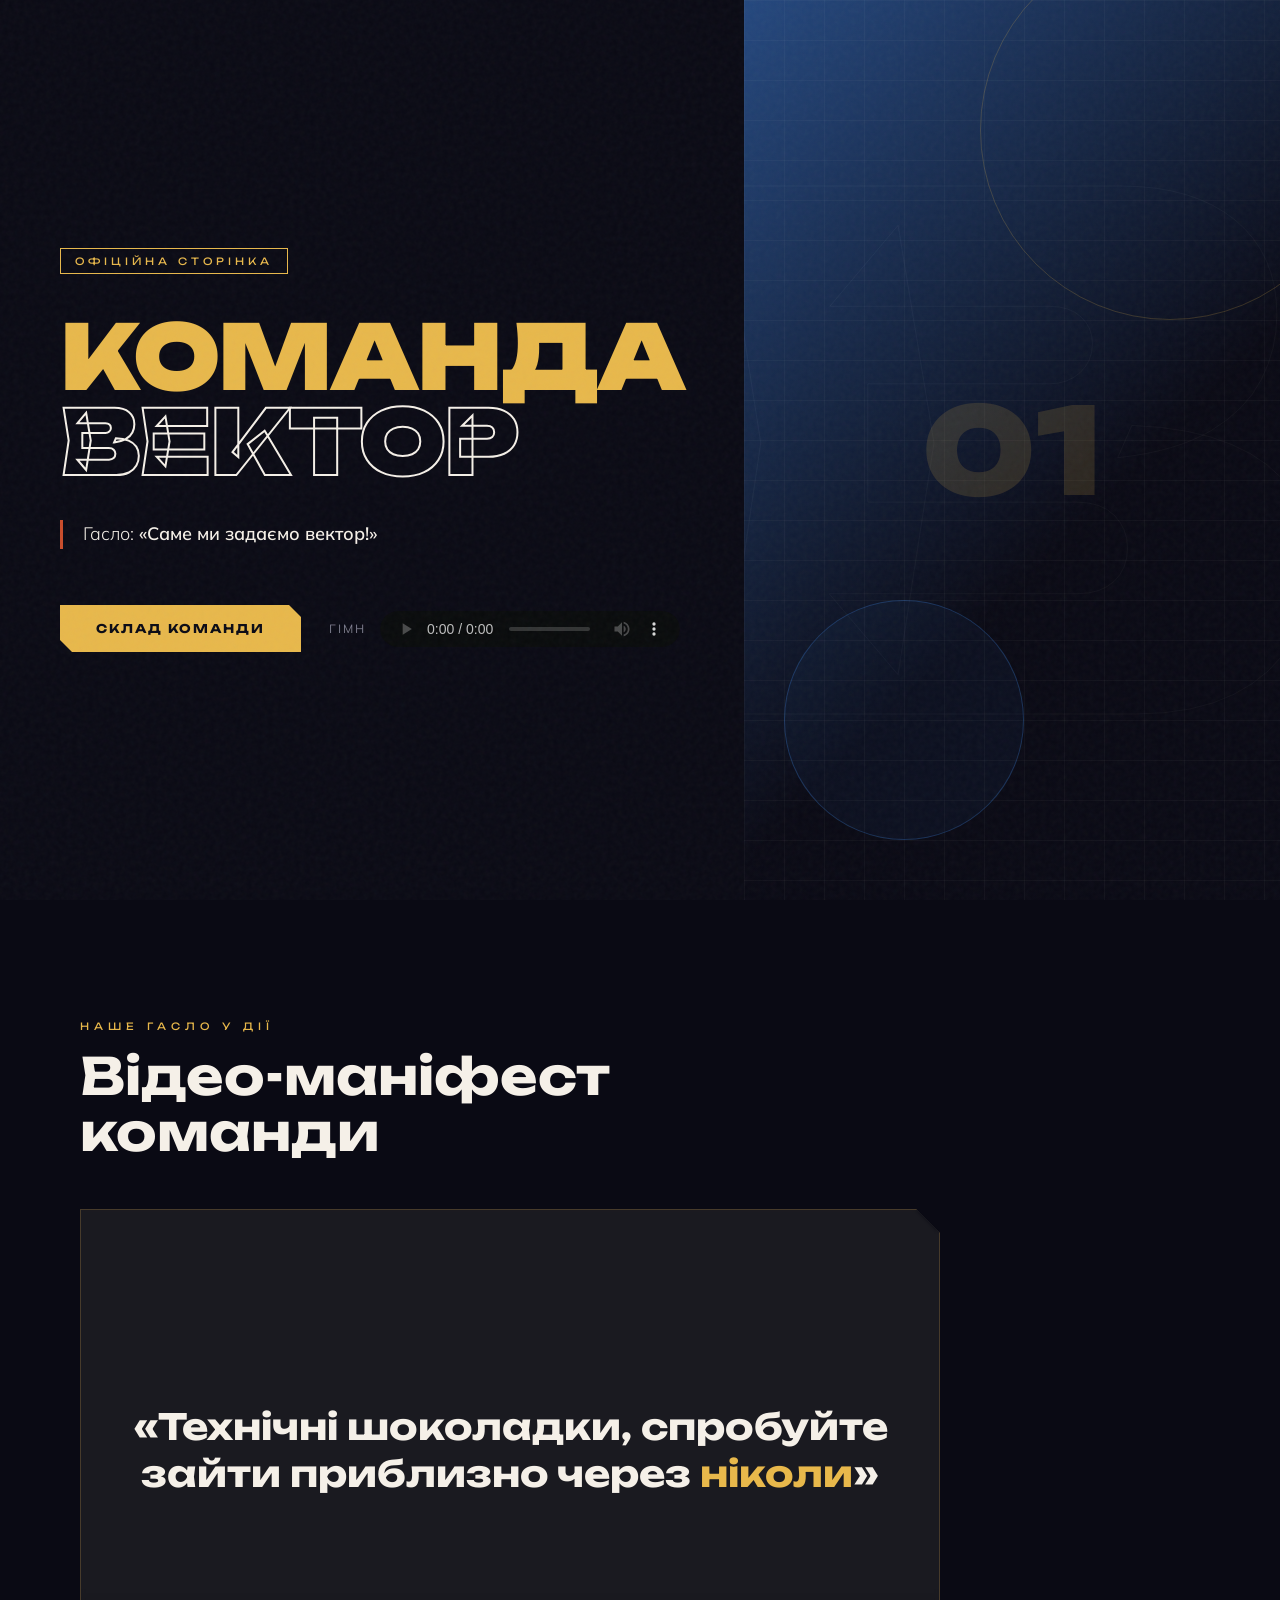
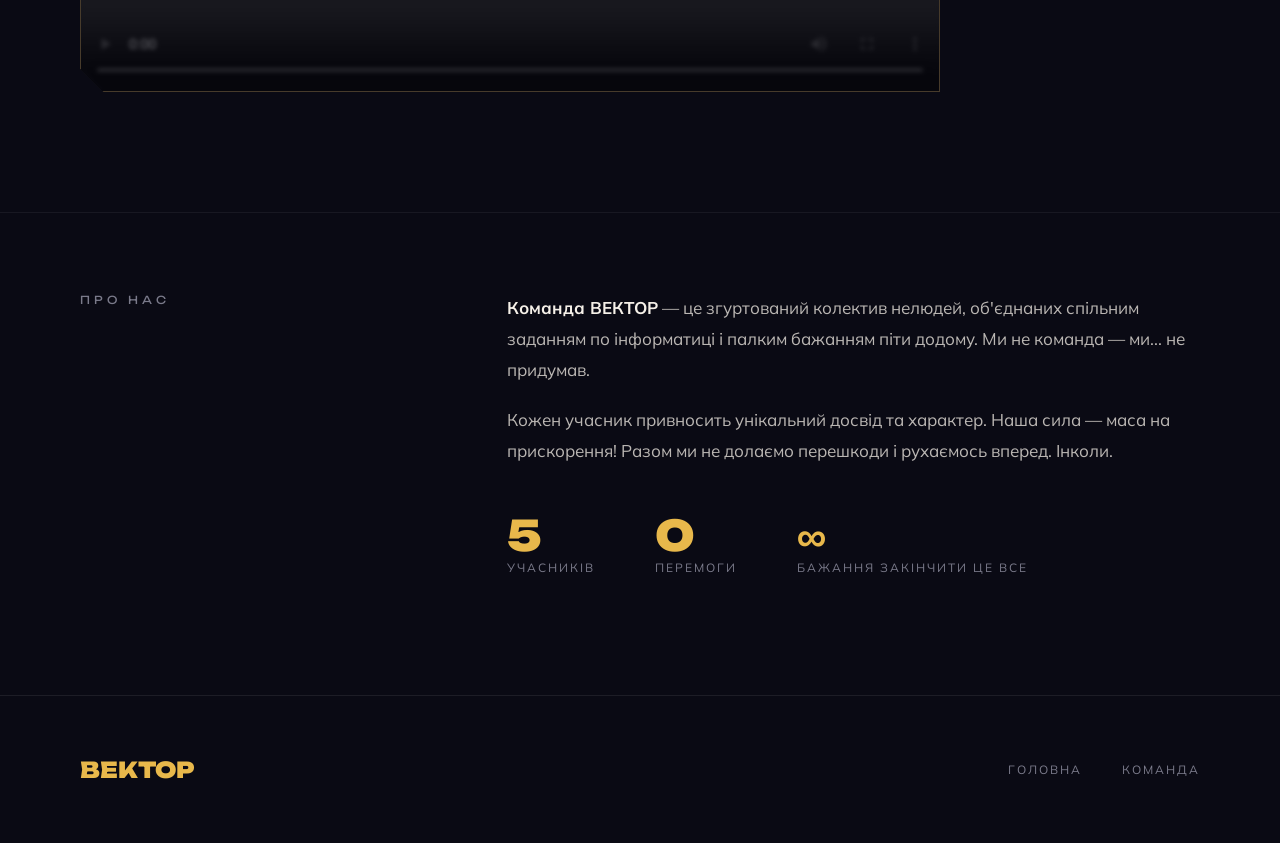
<file: index.html>
<!DOCTYPE html>
<html lang="uk">
<head>
  <meta charset="UTF-8">
  <meta name="viewport" content="width=device-width, initial-scale=1.0">
  <link href="https://fonts.googleapis.com/css2?family=Unbounded:wght@400;700;900&family=Mulish:wght@300;400;600&display=swap" rel="stylesheet">
  <link rel="stylesheet" href="style.css">
  <title>Команда ВЕКТОР</title>
  <link href="https://fonts.googleapis.com/css2?family=Unbounded:wght@400;700;900&family=Mulish:wght@300;400;600&display=swap" rel="stylesheet">
</head>
<body>

<!-- ═══════════════════ HERO ═══════════════════ -->
<section class="hero">
  <div class="hero-left">
    <div class="badge">Офіційна сторінка</div>
    <h1 class="hero-title">
      <span>КОМАНДА</span>
      <span class="outline">ВЕК&shy;ТОР</span>
    </h1>
    <p class="slogan">
      Гасло: <strong>«Саме ми задаємо вектор!»</strong>
    </p>

    <div class="cta-row">
      <a href="team.html" class="btn-primary">Склад команди</a>
      <div class="audio-wrap">
        <span class="audio-label">Гімн</span>
        <audio src="" controls></audio>
      </div>
    </div>
  </div>

  <div class="hero-right">
    <div class="grid-lines"></div>
    <div class="big-letter">В</div>
    <div class="accent-circle c1"></div>
    <div class="accent-circle c2"></div>
    <div class="hero-emblem">
      <div class="num">01</div>
    </div>
  </div>
</section>

<!-- ═══════════════════ VIDEO ═══════════════════ -->
<section class="section">
  <p class="section-label">Наше гасло у дії</p>
  <h2 class="section-title">Відео-маніфест<br>команди</h2>
  <div class="video-frame">
    <video src="" controls></video>
    <div class="video-overlay-text">
      <p>«Технічні шоколадки, спробуйте зайти приблизно через <span>ніколи</span></span>»</p>
    </div>
  </div>
</section>

<!-- ═══════════════════ ABOUT ═══════════════════ -->
<section class="about-section">
  <div class="about-heading">Про нас</div>
  <div class="about-content">
    <p>
      <strong style="color:var(--cream)">Команда ВЕКТОР</strong> — це згуртований колектив нелюдей, об'єднаних спільним заданням по інформатиці і палким бажанням піти додому. Ми не команда — ми... не придумав.
    </p>
    <p>
      Кожен учасник привносить унікальний досвід та характер. Наша сила — маса на прискорення! 
      Разом ми не долаємо перешкоди і рухаємось вперед. Інколи.
    </p>
    <div class="stats-row">
      <div class="stat">
        <span class="stat-num">5</span>
        <span class="stat-label">Учасників</span>
      </div>
      <div class="stat">
        <span class="stat-num">0</span>
        <span class="stat-label">Перемоги</span>
      </div>
      <div class="stat">
        <span class="stat-num">∞</span>
        <span class="stat-label">Бажання закінчити це все</span>
      </div>
    </div>
  </div>
</section>

<!-- ═══════════════════ FOOTER ═══════════════════ -->
<footer class="footer-nav">
  <div class="footer-brand">ВЕКТОР</div>
  <nav class="footer-links">
    <a href="index.html">Головна</a>
    <a href="team.html">Команда</a>
  </nav>
</footer>

</body>
</html>
</file>
<file: style.css>
/* ═══════════════════════════════════════
   КОМАНДА ВЕКТОР — Головні стилі
   ═══════════════════════════════════════ */

*, *::before, *::after { margin: 0; padding: 0; box-sizing: border-box; }

:root {
  --ink:   #0a0a14;
  --cream: #f5f0e8;
  --gold:  #e8b84b;
  --rust:  #c94c2a;
  --sky:   #3a7bd5;
  --muted: #7a7a8a;
}

html { scroll-behavior: smooth; }

body {
  font-family: 'Mulish', sans-serif;
  background: var(--ink);
  color: var(--cream);
  overflow-x: hidden;
}

/* ── NOISE OVERLAY ── */
body::before {
  content: '';
  position: fixed; inset: 0;
  background-image: url("data:image/svg+xml,%3Csvg viewBox='0 0 200 200' xmlns='http://www.w3.org/2000/svg'%3E%3Cfilter id='n'%3E%3CfeTurbulence type='fractalNoise' baseFrequency='0.85' numOctaves='4' stitchTiles='stitch'/%3E%3C/filter%3E%3Crect width='100%25' height='100%25' filter='url(%23n)' opacity='0.04'/%3E%3C/svg%3E");
  pointer-events: none; z-index: 999;
}

/* ══════════════════════════════════════
   ЗАГАЛЬНІ КОМПОНЕНТИ
══════════════════════════════════════ */

.badge {
  display: inline-block;
  font-family: 'Unbounded', sans-serif;
  font-size: 10px;
  letter-spacing: 4px;
  text-transform: uppercase;
  color: var(--gold);
  border: 1px solid var(--gold);
  padding: 6px 14px;
  margin-bottom: 40px;
  width: fit-content;
  animation: fadeDown 0.6s ease both;
}

.section-label {
  font-family: 'Unbounded', sans-serif;
  font-size: 10px;
  letter-spacing: 5px;
  text-transform: uppercase;
  color: var(--gold);
  margin-bottom: 16px;
}

.section-title {
  font-family: 'Unbounded', sans-serif;
  font-size: clamp(28px, 4vw, 52px);
  font-weight: 700;
  margin-bottom: 48px;
  line-height: 1.1;
}

.btn-primary {
  font-family: 'Unbounded', sans-serif;
  font-size: 12px;
  font-weight: 700;
  letter-spacing: 2px;
  text-transform: uppercase;
  text-decoration: none;
  color: var(--ink);
  background: var(--gold);
  padding: 16px 36px;
  clip-path: polygon(0 0, calc(100% - 12px) 0, 100% 12px, 100% 100%, 12px 100%, 0 calc(100% - 12px));
  transition: background 0.25s, transform 0.2s;
}
.btn-primary:hover { background: #f5ca6e; transform: translateY(-2px); }

/* ── FOOTER ── */
.footer-nav {
  border-top: 1px solid rgba(255,255,255,0.08);
  padding: 60px 80px;
  display: flex;
  align-items: center;
  justify-content: space-between;
  flex-wrap: wrap;
  gap: 24px;
}

.footer-brand {
  font-family: 'Unbounded', sans-serif;
  font-size: 22px; font-weight: 900; color: var(--gold);
}

.footer-links { display: flex; gap: 40px; }
.footer-links a {
  font-size: 12px; letter-spacing: 2px; text-transform: uppercase;
  color: var(--muted); text-decoration: none;
  transition: color 0.2s;
}
.footer-links a:hover { color: var(--cream); }

/* ══════════════════════════════════════
   INDEX.HTML — HERO
══════════════════════════════════════ */

.hero {
  min-height: 100vh;
  display: grid;
  grid-template-columns: 1fr 1fr;
  position: relative;
}

.hero-left {
  display: flex;
  flex-direction: column;
  justify-content: center;
  padding: 80px 60px;
  position: relative;
  z-index: 2;
}

.hero-title {
  font-family: 'Unbounded', sans-serif;
  font-size: clamp(52px, 7vw, 96px);
  font-weight: 900;
  line-height: 0.95;
  letter-spacing: -2px;
  animation: fadeDown 0.7s 0.1s ease both;
}
.hero-title span { display: block; color: var(--gold); }
.hero-title .outline {
  -webkit-text-stroke: 2px var(--cream);
  color: transparent;
}

.slogan {
  margin-top: 36px;
  font-size: 18px;
  font-weight: 300;
  color: var(--cream);
  opacity: 0.75;
  max-width: 440px;
  line-height: 1.6;
  border-left: 3px solid var(--rust);
  padding-left: 20px;
  animation: fadeDown 0.7s 0.2s ease both;
}
.slogan strong { color: var(--cream); opacity: 1; font-weight: 600; }

.cta-row {
  display: flex;
  align-items: center;
  gap: 28px;
  margin-top: 56px;
  animation: fadeDown 0.7s 0.3s ease both;
}

/* ── AUDIO ── */
.audio-wrap { display: flex; align-items: center; gap: 14px; animation: fadeDown 0.7s 0.35s ease both; }
.audio-label { font-size: 12px; letter-spacing: 2px; text-transform: uppercase; color: var(--muted); }
audio {
  height: 36px;
  filter: invert(1) hue-rotate(180deg) brightness(0.85);
  border-radius: 20px;
}

/* ── HERO RIGHT ── */
.hero-right { position: relative; overflow: hidden; }
.hero-right::before {
  content: '';
  position: absolute; inset: 0;
  background: linear-gradient(135deg, var(--sky) 0%, var(--ink) 60%);
  opacity: 0.55; z-index: 1;
}

.big-letter {
  position: absolute;
  font-family: 'Unbounded', sans-serif;
  font-size: 55vw; font-weight: 900;
  color: transparent;
  -webkit-text-stroke: 1px rgba(255,255,255,0.07);
  line-height: 1;
  top: 50%; left: 50%;
  transform: translate(-50%, -50%);
  z-index: 0; user-select: none;
  animation: rotateSlow 30s linear infinite;
}

.hero-emblem {
  position: absolute; z-index: 2;
  top: 50%; left: 50%;
  transform: translate(-50%, -50%);
  text-align: center;
  animation: fadeIn 1s 0.4s ease both;
}
.hero-emblem .num {
  font-family: 'Unbounded', sans-serif;
  font-size: 120px; font-weight: 900;
  color: var(--gold); line-height: 1; opacity: 0.15;
}

.grid-lines {
  position: absolute; inset: 0; z-index: 1;
  background-image:
    linear-gradient(rgba(255,255,255,0.03) 1px, transparent 1px),
    linear-gradient(90deg, rgba(255,255,255,0.03) 1px, transparent 1px);
  background-size: 40px 40px;
}

.accent-circle { position: absolute; border-radius: 50%; z-index: 1; }
.c1 { width: 380px; height: 380px; top: -60px; right: -80px; border: 1px solid rgba(232,184,75,0.2); }
.c2 { width: 240px; height: 240px; bottom: 60px; left: 40px; border: 1px solid rgba(58,123,213,0.3); background: rgba(58,123,213,0.06); }

/* ── VIDEO SECTION ── */
.section { padding: 120px 80px; position: relative; }

.video-frame {
  position: relative;
  max-width: 860px;
  aspect-ratio: 16/9;
  background: #111120;
  border: 1px solid rgba(232,184,75,0.25);
  clip-path: polygon(0 0, calc(100% - 24px) 0, 100% 24px, 100% 100%, 24px 100%, 0 calc(100% - 24px));
  overflow: hidden;
}
.video-frame video { width: 100%; height: 100%; object-fit: cover; }

.video-overlay-text {
  position: absolute; inset: 0;
  display: flex; align-items: center; justify-content: center;
  flex-direction: column; gap: 12px;
  background: rgba(10,10,20,0.6);
  backdrop-filter: blur(2px);
}
.video-overlay-text p {
  font-family: 'Unbounded', sans-serif;
  font-size: clamp(18px, 3vw, 36px); font-weight: 700;
  text-align: center; color: var(--cream); padding: 0 40px; line-height: 1.3;
}
.video-overlay-text span { color: var(--gold); }

/* ── ABOUT SECTION ── */
.about-section {
  padding: 80px 80px 120px;
  display: grid;
  grid-template-columns: 1fr 2fr;
  gap: 80px;
  align-items: start;
  border-top: 1px solid rgba(255,255,255,0.06);
}
.about-heading {
  font-family: 'Unbounded', sans-serif;
  font-size: 11px; letter-spacing: 4px;
  color: var(--muted); text-transform: uppercase;
  position: sticky; top: 40px;
}
.about-content p { font-size: 17px; line-height: 1.8; color: rgba(245,240,232,0.75); margin-bottom: 20px; }

.stats-row { display: flex; gap: 60px; margin-top: 48px; flex-wrap: wrap; }
.stat { display: flex; flex-direction: column; gap: 4px; }
.stat-num { font-family: 'Unbounded', sans-serif; font-size: 42px; font-weight: 900; color: var(--gold); line-height: 1; }
.stat-label { font-size: 12px; letter-spacing: 2px; text-transform: uppercase; color: var(--muted); }

/* ══════════════════════════════════════
   TEAM.HTML — HEADER
══════════════════════════════════════ */

.page-header {
  padding: 60px 80px 0;
  position: relative;
  border-bottom: 1px solid rgba(255,255,255,0.06);
  overflow: hidden;
}

.back-link {
  display: inline-flex; align-items: center; gap: 10px;
  font-family: 'Unbounded', sans-serif;
  font-size: 10px; letter-spacing: 3px; text-transform: uppercase;
  color: var(--muted); text-decoration: none;
  transition: color 0.2s; margin-bottom: 48px;
}
.back-link:hover { color: var(--gold); }
.back-link::before { content: '←'; font-size: 16px; }

.page-title-wrap { padding-bottom: 60px; position: relative; z-index: 2; }
.page-label {
  font-family: 'Unbounded', sans-serif;
  font-size: 10px; letter-spacing: 5px;
  text-transform: uppercase; color: var(--gold); margin-bottom: 16px;
}
.page-title {
  font-family: 'Unbounded', sans-serif;
  font-size: clamp(40px, 6vw, 88px);
  font-weight: 900; line-height: 0.95; letter-spacing: -2px;
}
.page-title .outline { -webkit-text-stroke: 2px rgba(245,240,232,0.2); color: transparent; }

.bg-word {
  position: absolute;
  font-family: 'Unbounded', sans-serif;
  font-size: 22vw; font-weight: 900;
  color: transparent;
  -webkit-text-stroke: 1px rgba(255,255,255,0.03);
  right: -40px; bottom: -30px;
  line-height: 1; user-select: none; z-index: 1;
}

/* ── CAPTAIN ── */
.captain-section { padding: 80px 80px 60px; }
.captain-card {
  display: grid;
  grid-template-columns: 200px 1fr;
  gap: 48px; align-items: center;
  background: rgba(255,255,255,0.03);
  border: 1px solid rgba(232,184,75,0.3);
  padding: 48px;
  clip-path: polygon(0 0, calc(100% - 20px) 0, 100% 20px, 100% 100%, 20px 100%, 0 calc(100% - 20px));
  max-width: 700px;
  animation: fadeUp 0.6s ease both;
}

/* ── AVATAR CONTAINER (фото або ініціали) ── */
.avatar-container {
  width: 56px; height: 56px;
  border-radius: 50%;
  background: linear-gradient(135deg, var(--sky) 0%, #1a1a30 100%);
  border: 2px solid rgba(255,255,255,0.1);
  overflow: hidden;
  flex-shrink: 0;
  display: flex; align-items: center; justify-content: center;
  margin-bottom: 20px;
}

/* Великий аватар капітана */
.avatar-container.avatar-lg {
  width: 160px; height: 160px;
  border: 3px solid var(--gold);
  background: linear-gradient(135deg, var(--sky), var(--ink));
  margin-bottom: 0;
}

/* Фото всередині контейнера */
.avatar-img {
  width: 100%; height: 100%;
  object-fit: cover;
  border-radius: 50%;
  display: none;
}

/* Ініціали (fallback) */
.avatar-fallback {
  width: 100%; height: 100%;
  display: none;
  align-items: center; justify-content: center;
  font-family: 'Unbounded', sans-serif;
  font-weight: 900; color: var(--gold);
  font-size: 20px;
}
.avatar-lg .avatar-fallback { font-size: 52px; }

.captain-role { font-size: 10px; letter-spacing: 4px; text-transform: uppercase; color: var(--gold); margin-bottom: 10px; }
.captain-name { font-family: 'Unbounded', sans-serif; font-size: 28px; font-weight: 700; margin-bottom: 14px; }
.captain-bio { font-size: 15px; line-height: 1.7; color: rgba(245,240,232,0.65); }

/* ── TEAM GRID ── */
.team-section { padding: 20px 80px 120px; }

.team-grid {
  display: grid;
  grid-template-columns: repeat(auto-fill, minmax(260px, 1fr));
  gap: 2px;
}

.member-card {
  background: rgba(255,255,255,0.025);
  border: 1px solid rgba(255,255,255,0.06);
  padding: 36px 28px; position: relative; overflow: hidden;
  transition: background 0.25s, border-color 0.25s;
  animation: fadeUp 0.6s ease both;
}
.member-card:hover { background: rgba(255,255,255,0.055); border-color: rgba(232,184,75,0.2); }
.member-card:hover .card-num { opacity: 0.2; }

.card-num {
  position: absolute; top: 20px; right: 24px;
  font-family: 'Unbounded', sans-serif;
  font-size: 11px; letter-spacing: 2px; color: var(--muted); opacity: 0.08;
  transition: opacity 0.25s;
}

/* member-avatar replaced by .avatar-container above */

.member-role { font-size: 9px; letter-spacing: 3px; text-transform: uppercase; color: var(--gold); margin-bottom: 8px; }
.member-name { font-family: 'Unbounded', sans-serif; font-size: 16px; font-weight: 700; margin-bottom: 12px; line-height: 1.3; }
.member-desc { font-size: 13px; line-height: 1.65; color: rgba(245,240,232,0.5); }

.member-tag {
  display: inline-block; margin-top: 18px;
  font-size: 10px; letter-spacing: 1px;
  color: var(--sky); border: 1px solid rgba(58,123,213,0.3);
  padding: 3px 10px; border-radius: 20px;
}

/* stagger animations */
.member-card:nth-child(1)  { animation-delay: 0.05s; }
.member-card:nth-child(2)  { animation-delay: 0.10s; }
.member-card:nth-child(3)  { animation-delay: 0.15s; }
.member-card:nth-child(4)  { animation-delay: 0.20s; }
.member-card:nth-child(5)  { animation-delay: 0.25s; }
.member-card:nth-child(6)  { animation-delay: 0.30s; }
.member-card:nth-child(7)  { animation-delay: 0.35s; }
.member-card:nth-child(8)  { animation-delay: 0.40s; }
.member-card:nth-child(9)  { animation-delay: 0.45s; }
.member-card:nth-child(10) { animation-delay: 0.50s; }
.member-card:nth-child(11) { animation-delay: 0.55s; }

/* ══════════════════════════════════════
   АНІМАЦІЇ
══════════════════════════════════════ */

@keyframes fadeDown {
  from { opacity: 0; transform: translateY(-18px); }
  to   { opacity: 1; transform: translateY(0); }
}
@keyframes fadeUp {
  from { opacity: 0; transform: translateY(20px); }
  to   { opacity: 1; transform: translateY(0); }
}
@keyframes fadeIn {
  from { opacity: 0; } to { opacity: 1; }
}
@keyframes rotateSlow {
  to { transform: translate(-50%, -50%) rotate(360deg); }
}

/* ══════════════════════════════════════
   АДАПТИВНІСТЬ
══════════════════════════════════════ */

@media (max-width: 800px) {
  .hero { grid-template-columns: 1fr; }
  .hero-right { display: none; }
  .hero-left { padding: 60px 30px; }
  .section, .about-section, .footer-nav { padding: 60px 30px; }
  .about-section { grid-template-columns: 1fr; gap: 24px; }
  .page-header, .captain-section, .team-section { padding-left: 24px; padding-right: 24px; }
  .captain-card { grid-template-columns: 1fr; }
  .avatar { width: 100px; height: 100px; font-size: 36px; }
}
</file>
